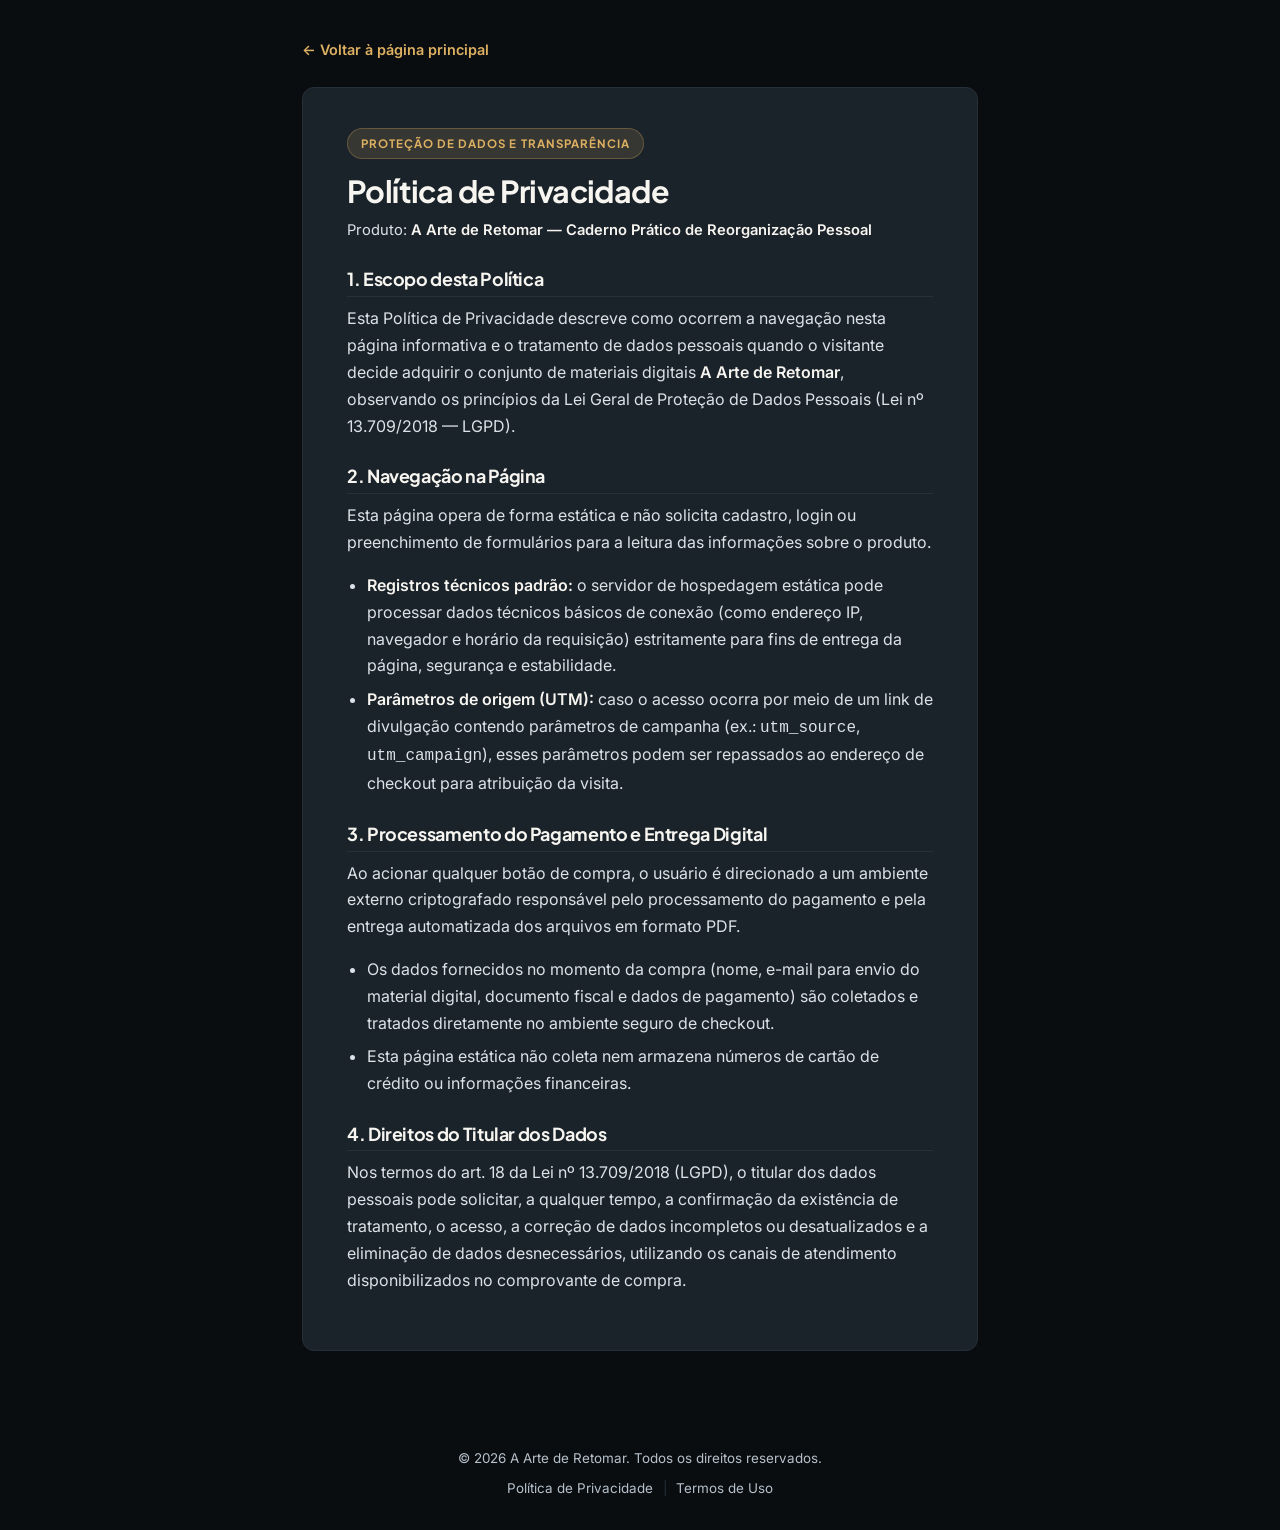
<file: privacidade.html>
<!DOCTYPE html>
<html lang="pt-BR">
<head>
  <meta charset="UTF-8">
  <meta name="viewport" content="width=device-width, initial-scale=1.0">
  <title>Política de Privacidade — A Arte de Retomar</title>
  <meta name="description" content="Política de Privacidade aplicável à página oficial de A Arte de Retomar — Caderno Prático de Reorganização Pessoal.">
  <meta name="robots" content="noindex, follow">
  <meta name="theme-color" content="#0A0D10">
  <link rel="icon" type="image/svg+xml" href="favicon.svg">
  <link rel="preconnect" href="https://fonts.googleapis.com">
  <link rel="preconnect" href="https://fonts.gstatic.com" crossorigin>
  <link href="https://fonts.googleapis.com/css2?family=Inter:wght@400;500;600;700&family=Plus+Jakarta+Sans:wght@600;700;800&display=swap" rel="stylesheet">
  <link rel="stylesheet" href="css/styles.css">
</head>
<body>
  <a href="#conteudo-legal" class="skip-link">Pular para o conteúdo principal</a>

  <main id="conteudo-legal" class="legal-main">
    <div class="container container--narrow">
      <div class="legal-top-nav">
        <a href="index.html" class="back-link">← Voltar à página principal</a>
      </div>

      <article class="legal-card">
        <span class="kicker">Proteção de Dados e Transparência</span>
        <h1>Política de Privacidade</h1>
        <p style="font-size: 0.92rem;">
          Produto: <strong>A Arte de Retomar — Caderno Prático de Reorganização Pessoal</strong>
        </p>

        <h2>1. Escopo desta Política</h2>
        <p>
          Esta Política de Privacidade descreve como ocorrem a navegação nesta página informativa e o tratamento de dados pessoais quando o visitante decide adquirir o conjunto de materiais digitais <strong>A Arte de Retomar</strong>, observando os princípios da Lei Geral de Proteção de Dados Pessoais (Lei nº 13.709/2018 — LGPD).
        </p>

        <h2>2. Navegação na Página</h2>
        <p>
          Esta página opera de forma estática e não solicita cadastro, login ou preenchimento de formulários para a leitura das informações sobre o produto.
        </p>
        <ul>
          <li><strong>Registros técnicos padrão:</strong> o servidor de hospedagem estática pode processar dados técnicos básicos de conexão (como endereço IP, navegador e horário da requisição) estritamente para fins de entrega da página, segurança e estabilidade.</li>
          <li><strong>Parâmetros de origem (UTM):</strong> caso o acesso ocorra por meio de um link de divulgação contendo parâmetros de campanha (ex.: <code>utm_source</code>, <code>utm_campaign</code>), esses parâmetros podem ser repassados ao endereço de checkout para atribuição da visita.</li>
        </ul>

        <h2>3. Processamento do Pagamento e Entrega Digital</h2>
        <p>
          Ao acionar qualquer botão de compra, o usuário é direcionado a um ambiente externo criptografado responsável pelo processamento do pagamento e pela entrega automatizada dos arquivos em formato PDF.
        </p>
        <ul>
          <li>Os dados fornecidos no momento da compra (nome, e-mail para envio do material digital, documento fiscal e dados de pagamento) são coletados e tratados diretamente no ambiente seguro de checkout.</li>
          <li>Esta página estática não coleta nem armazena números de cartão de crédito ou informações financeiras.</li>
        </ul>

        <h2>4. Direitos do Titular dos Dados</h2>
        <p>
          Nos termos do art. 18 da Lei nº 13.709/2018 (LGPD), o titular dos dados pessoais pode solicitar, a qualquer tempo, a confirmação da existência de tratamento, o acesso, a correção de dados incompletos ou desatualizados e a eliminação de dados desnecessários, utilizando os canais de atendimento disponibilizados no comprovante de compra.
        </p>
      </article>
    </div>
  </main>

  <footer class="minimal-footer">
    <div class="container minimal-footer__inner">
      <p class="minimal-footer__copy">&copy; 2026 A Arte de Retomar. Todos os direitos reservados.</p>
      <p class="minimal-footer__links">
        <a href="privacidade.html">Política de Privacidade</a>
        <span class="minimal-footer__sep" aria-hidden="true">|</span>
        <a href="termos.html">Termos de Uso</a>
      </p>
    </div>
  </footer>

  <script src="js/config.js"></script>
  <script src="js/main.js"></script>
</body>
</html>
</file>
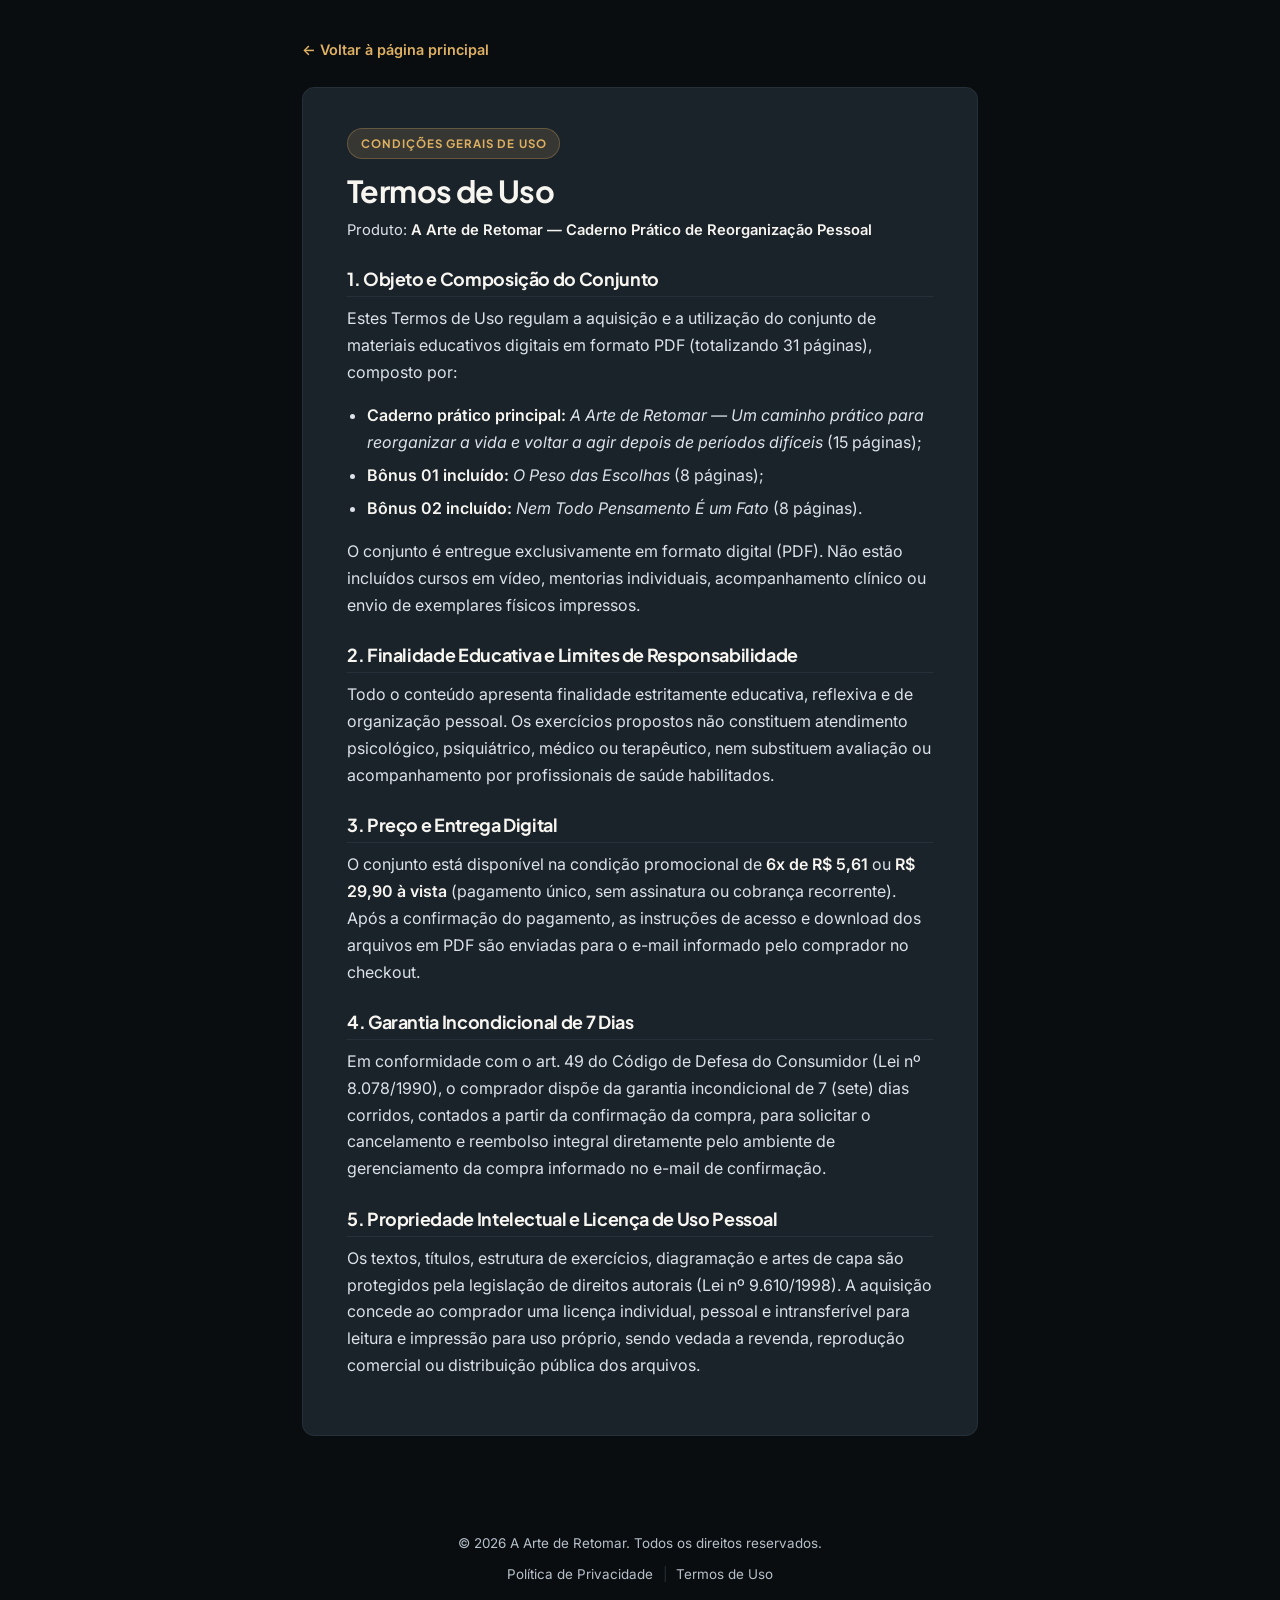
<file: termos.html>
<!DOCTYPE html>
<html lang="pt-BR">
<head>
  <meta charset="UTF-8">
  <meta name="viewport" content="width=device-width, initial-scale=1.0">
  <title>Termos de Uso — A Arte de Retomar</title>
  <meta name="description" content="Termos de Uso e condições comerciais aplicáveis ao conjunto digital A Arte de Retomar — Caderno Prático de Reorganização Pessoal.">
  <meta name="robots" content="noindex, follow">
  <meta name="theme-color" content="#0A0D10">
  <link rel="icon" type="image/svg+xml" href="favicon.svg">
  <link rel="preconnect" href="https://fonts.googleapis.com">
  <link rel="preconnect" href="https://fonts.gstatic.com" crossorigin>
  <link href="https://fonts.googleapis.com/css2?family=Inter:wght@400;500;600;700&family=Plus+Jakarta+Sans:wght@600;700;800&display=swap" rel="stylesheet">
  <link rel="stylesheet" href="css/styles.css">
</head>
<body>
  <a href="#conteudo-termos" class="skip-link">Pular para o conteúdo principal</a>

  <main id="conteudo-termos" class="legal-main">
    <div class="container container--narrow">
      <div class="legal-top-nav">
        <a href="index.html" class="back-link">← Voltar à página principal</a>
      </div>

      <article class="legal-card">
        <span class="kicker">Condições Gerais de Uso</span>
        <h1>Termos de Uso</h1>
        <p style="font-size: 0.92rem;">
          Produto: <strong>A Arte de Retomar — Caderno Prático de Reorganização Pessoal</strong>
        </p>

        <h2>1. Objeto e Composição do Conjunto</h2>
        <p>
          Estes Termos de Uso regulam a aquisição e a utilização do conjunto de materiais educativos digitais em formato PDF (totalizando 31 páginas), composto por:
        </p>
        <ul>
          <li><strong>Caderno prático principal:</strong> <em>A Arte de Retomar — Um caminho prático para reorganizar a vida e voltar a agir depois de períodos difíceis</em> (15 páginas);</li>
          <li><strong>Bônus 01 incluído:</strong> <em>O Peso das Escolhas</em> (8 páginas);</li>
          <li><strong>Bônus 02 incluído:</strong> <em>Nem Todo Pensamento É um Fato</em> (8 páginas).</li>
        </ul>
        <p>
          O conjunto é entregue exclusivamente em formato digital (PDF). Não estão incluídos cursos em vídeo, mentorias individuais, acompanhamento clínico ou envio de exemplares físicos impressos.
        </p>

        <h2>2. Finalidade Educativa e Limites de Responsabilidade</h2>
        <p>
          Todo o conteúdo apresenta finalidade estritamente educativa, reflexiva e de organização pessoal. Os exercícios propostos não constituem atendimento psicológico, psiquiátrico, médico ou terapêutico, nem substituem avaliação ou acompanhamento por profissionais de saúde habilitados.
        </p>

        <h2>3. Preço e Entrega Digital</h2>
        <p>
          O conjunto está disponível na condição promocional de <strong>6x de R$ 5,61</strong> ou <strong>R$ 29,90 à vista</strong> (pagamento único, sem assinatura ou cobrança recorrente). Após a confirmação do pagamento, as instruções de acesso e download dos arquivos em PDF são enviadas para o e-mail informado pelo comprador no checkout.
        </p>

        <h2>4. Garantia Incondicional de 7 Dias</h2>
        <p>
          Em conformidade com o art. 49 do Código de Defesa do Consumidor (Lei nº 8.078/1990), o comprador dispõe da garantia incondicional de 7 (sete) dias corridos, contados a partir da confirmação da compra, para solicitar o cancelamento e reembolso integral diretamente pelo ambiente de gerenciamento da compra informado no e-mail de confirmação.
        </p>

        <h2>5. Propriedade Intelectual e Licença de Uso Pessoal</h2>
        <p>
          Os textos, títulos, estrutura de exercícios, diagramação e artes de capa são protegidos pela legislação de direitos autorais (Lei nº 9.610/1998). A aquisição concede ao comprador uma licença individual, pessoal e intransferível para leitura e impressão para uso próprio, sendo vedada a revenda, reprodução comercial ou distribuição pública dos arquivos.
        </p>
      </article>
    </div>
  </main>

  <footer class="minimal-footer">
    <div class="container minimal-footer__inner">
      <p class="minimal-footer__copy">&copy; 2026 A Arte de Retomar. Todos os direitos reservados.</p>
      <p class="minimal-footer__links">
        <a href="privacidade.html">Política de Privacidade</a>
        <span class="minimal-footer__sep" aria-hidden="true">|</span>
        <a href="termos.html">Termos de Uso</a>
      </p>
    </div>
  </footer>

  <script src="js/config.js"></script>
  <script src="js/main.js"></script>
</body>
</html>
</file>
<file: css/styles.css>
/* ==========================================================================
   A ARTE DE RETOMAR — DESIGN SYSTEM DARK PREMIUM (MOBILE-FIRST OTIMIZADO)
   Leitura Confortável • Animações de Rolagem • Compacto e Alinhado no Celular
   ========================================================================== */

:root {
  /* Paleta Escura Calibrada para Conforto Visual */
  --bg-main: #0A0D10;
  --bg-secondary: #11161B;
  --bg-elevated: #171E25;
  --bg-card-reading: #1A222A;

  /* Tons de Texto Suaves */
  --text-heading: #F7F5F0;
  --text-body: #DCE2E8;
  --text-muted: #B6C0CA;

  /* Cores de Destaque (Paleta Dark Premium + Dourado Ocre + Verde Esmeralda) */
  --accent-gold: #DEB062;
  --accent-gold-hover: #E9BE75;
  --accent-gold-soft: rgba(222, 176, 98, 0.14);
  --accent-green: #48B884;
  --accent-green-soft: rgba(72, 184, 132, 0.14);

  /* Bordas e Sombras */
  --border-subtle: #26303A;
  --border-highlight: rgba(222, 176, 98, 0.42);
  --border-faint: rgba(247, 245, 240, 0.08);

  /* Tipografia */
  --font-sans: "Plus Jakarta Sans", "Inter", -apple-system, BlinkMacSystemFont, "Segoe UI", Roboto, sans-serif;
  --font-reading: "Inter", -apple-system, BlinkMacSystemFont, "Segoe UI", Roboto, sans-serif;

  /* Dimensões */
  --container-max: 1060px;
  --container-narrow: 740px;
  --radius-sm: 8px;
  --radius-md: 12px;
  --radius-lg: 16px;
  --shadow-cover: 0 18px 40px rgba(0, 0, 0, 0.7), 0 4px 12px rgba(0, 0, 0, 0.45);
  --shadow-card: 0 8px 24px rgba(0, 0, 0, 0.28);
  --ease-out-expo: cubic-bezier(0.22, 1, 0.36, 1);
}

/* Reset e Base */
*,
*::before,
*::after {
  box-sizing: border-box;
}

html {
  font-size: 100%;
  scroll-behavior: smooth;
  -webkit-text-size-adjust: 100%;
  background-color: var(--bg-main);
  color: var(--text-body);
}

body {
  margin: 0;
  font-family: var(--font-reading);
  font-size: 1rem;
  line-height: 1.68;
  color: var(--text-body);
  background-color: var(--bg-main);
  overflow-x: clip;
  -webkit-font-smoothing: antialiased;
  -moz-osx-font-smoothing: grayscale;
}

img,
svg {
  max-width: 100%;
  height: auto;
  display: block;
}

/* Acessibilidade */
.skip-link {
  position: absolute;
  top: -100px;
  left: 1rem;
  z-index: 9999;
  background-color: var(--accent-gold);
  color: #0A0D10;
  padding: 0.75rem 1.25rem;
  font-weight: 700;
  text-decoration: none;
  border-radius: var(--radius-sm);
}

.skip-link:focus {
  top: 1rem;
}

:focus-visible {
  outline: 2px solid var(--accent-gold);
  outline-offset: 3px;
}

/* Tipografia Base */
h1,
h2,
h3,
h4 {
  font-family: var(--font-sans);
  color: var(--text-heading);
  margin-top: 0;
  font-weight: 700;
  letter-spacing: -0.02em;
  line-height: 1.24;
}

p {
  margin-top: 0;
  margin-bottom: 1rem;
  color: var(--text-body);
}

strong {
  color: var(--text-heading);
  font-weight: 600;
}

/* Containers */
.container {
  width: 100%;
  max-width: var(--container-max);
  margin-left: auto;
  margin-right: auto;
  padding-left: 1.1rem;
  padding-right: 1.1rem;
}

.container--narrow {
  max-width: var(--container-narrow);
}

@media (min-width: 768px) {
  .container {
    padding-left: 2rem;
    padding-right: 2rem;
  }
}

/* ==========================================================================
   ANIMAÇÕES AO ROLAR A PÁGINA (SCROLL REVEAL)
   ========================================================================== */
.reveal {
  opacity: 0;
  transform: translateY(22px);
  transition: opacity 0.62s var(--ease-out-expo), transform 0.62s var(--ease-out-expo);
  will-change: opacity, transform;
}

.reveal--scale {
  transform: translateY(16px) scale(0.97);
}

.reveal.is-visible {
  opacity: 1;
  transform: translateY(0) scale(1);
}

.reveal-delay-1 {
  transition-delay: 80ms;
}

.reveal-delay-2 {
  transition-delay: 160ms;
}

@keyframes floatSubtle {
  0%, 100% {
    transform: translateY(0);
  }
  50% {
    transform: translateY(-6px);
  }
}

@keyframes ctaShimmer {
  0% {
    transform: translateX(-120%) skewX(-18deg);
  }
  35%, 100% {
    transform: translateX(220%) skewX(-18deg);
  }
}

@media (prefers-reduced-motion: reduce) {
  html {
    scroll-behavior: auto;
  }
  .reveal,
  .reveal--scale {
    opacity: 1 !important;
    transform: none !important;
    transition: none !important;
  }
  *,
  *::before,
  *::after {
    animation-duration: 0.01ms !important;
    animation-iteration-count: 1 !important;
    transition-duration: 0.01ms !important;
  }
}

/* ==========================================================================
   ESTRUTURA DE SEÇÕES E BOTÕES CTA (SEM QUEBRA DE LINHA NO MOBILE)
   ========================================================================== */
.section {
  padding: 2.75rem 0;
  border-bottom: 1px solid var(--border-faint);
  position: relative;
}

@media (min-width: 768px) {
  .section {
    padding: 4.5rem 0;
  }
}

.section--secondary {
  background-color: var(--bg-secondary);
}

.section--main {
  background-color: var(--bg-main);
}

.section-header {
  max-width: 640px;
  margin-left: auto;
  margin-right: auto;
  margin-bottom: 2rem;
  text-align: center;
}

@media (min-width: 768px) {
  .section-header {
    margin-bottom: 2.75rem;
  }
}

.kicker {
  display: inline-block;
  font-family: var(--font-sans);
  font-size: 0.72rem;
  font-weight: 700;
  letter-spacing: 0.09em;
  text-transform: uppercase;
  color: var(--accent-gold);
  background-color: var(--accent-gold-soft);
  border: 1px solid rgba(222, 176, 98, 0.28);
  padding: 0.3rem 0.8rem;
  border-radius: 999px;
  margin-bottom: 0.85rem;
  text-align: center;
}

.section-title {
  font-size: clamp(1.38rem, 4.8vw, 2.2rem);
  line-height: 1.24;
  margin-bottom: 0.85rem;
  color: var(--text-heading);
}

.title-highlight {
  color: var(--accent-gold);
}

.section-lead {
  font-size: clamp(0.95rem, 3.5vw, 1.1rem);
  line-height: 1.66;
  color: var(--text-body);
  max-width: 58ch;
  margin-left: auto;
  margin-right: auto;
  margin-bottom: 0;
}

/* Botões CTA — Sempre em 1 linha única, centralizados e proporcionais */
.cta-wrap {
  display: flex;
  flex-direction: column;
  align-items: center;
  gap: 0.75rem;
  width: 100%;
}

.cta-wrap--center {
  align-items: center;
}

.btn-cta {
  position: relative;
  overflow: hidden;
  display: inline-flex;
  align-items: center;
  justify-content: center;
  gap: 0.5rem;
  width: 100%;
  max-width: 370px;
  white-space: nowrap;
  background: linear-gradient(180deg, #E6BA6C 0%, #D4A14E 100%);
  color: #0A0D10;
  font-family: var(--font-sans);
  font-size: clamp(0.83rem, 3.6vw, 0.98rem);
  font-weight: 800;
  letter-spacing: 0.025em;
  text-transform: uppercase;
  text-decoration: none;
  text-align: center;
  padding: 0.95rem 1.15rem;
  min-height: 3.35rem;
  border-radius: var(--radius-sm);
  border: none;
  box-shadow: 0 8px 22px rgba(222, 176, 98, 0.25);
  transition: transform 0.22s ease, box-shadow 0.22s ease, filter 0.22s ease;
  cursor: pointer;
}

@media (min-width: 640px) {
  .btn-cta {
    max-width: 400px;
    padding: 1.05rem 1.75rem;
    min-height: 3.55rem;
  }
}

.btn-cta::after {
  content: "";
  position: absolute;
  top: 0;
  left: 0;
  width: 45%;
  height: 100%;
  background: linear-gradient(
    90deg,
    transparent,
    rgba(255, 255, 255, 0.35),
    transparent
  );
  animation: ctaShimmer 4.5s infinite;
  pointer-events: none;
}

.btn-cta:hover {
  transform: translateY(-2px);
  box-shadow: 0 12px 28px rgba(222, 176, 98, 0.36);
  filter: brightness(1.04);
}

.btn-cta:active {
  transform: translateY(0);
}

.btn-cta__arrow {
  width: 17px;
  height: 17px;
  flex-shrink: 0;
  transition: transform 0.22s ease;
}

.btn-cta:hover .btn-cta__arrow {
  transform: translateX(3px);
}

.cta-subtext {
  font-size: 0.82rem;
  color: var(--text-muted);
  margin: 0;
  text-align: center;
  line-height: 1.4;
}

/* Moldura para Capas Reais */
.cover-art {
  border-radius: 6px;
  overflow: hidden;
  box-shadow: var(--shadow-cover);
  border: 1px solid rgba(255, 255, 255, 0.14);
  background-color: var(--bg-elevated);
}

.cover-art img {
  width: 100%;
  height: auto;
  display: block;
}

/* ==========================================================================
   SEÇÃO 01 — HERO (PRIMEIRA DOBRA ALINHADA NO MOBILE E DESKTOP)
   ========================================================================== */
.hero {
  padding: 2rem 0 2.85rem;
  background:
    radial-gradient(circle at 80% 18%, rgba(222, 176, 98, 0.08) 0%, transparent 45%),
    radial-gradient(circle at 20% 82%, rgba(26, 52, 62, 0.3) 0%, transparent 55%),
    var(--bg-main);
  border-bottom: 1px solid var(--border-subtle);
}

.hero__grid {
  display: grid;
  grid-template-columns: 1fr;
  gap: 2rem;
  align-items: center;
}

.hero__content {
  display: flex;
  flex-direction: column;
  align-items: center;
  text-align: center;
}

.hero__title {
  font-size: clamp(1.58rem, 6vw, 2.65rem);
  line-height: 1.2;
  margin-bottom: 1.05rem;
  color: var(--text-heading);
  max-width: 24ch;
}

.hero__title-accent {
  color: var(--accent-gold);
}

.hero__subtitle {
  font-size: clamp(0.96rem, 3.6vw, 1.12rem);
  color: var(--text-body);
  line-height: 1.68;
  margin-bottom: 1.45rem;
  max-width: 54ch;
}

.hero__bullets {
  list-style: none;
  padding: 0;
  margin: 0 auto 1.75rem;
  display: grid;
  gap: 0.85rem;
  text-align: left;
  width: 100%;
  max-width: 490px;
}

.hero__bullet {
  display: flex;
  align-items: flex-start;
  gap: 0.7rem;
  font-size: 0.94rem;
  line-height: 1.55;
  color: var(--text-heading);
  background-color: rgba(26, 34, 42, 0.55);
  border: 1px solid var(--border-subtle);
  border-radius: var(--radius-sm);
  padding: 0.75rem 0.9rem;
}

.hero__bullet-mark {
  width: 21px;
  height: 21px;
  border-radius: 50%;
  background-color: var(--accent-gold-soft);
  border: 1px solid rgba(222, 176, 98, 0.4);
  color: var(--accent-gold);
  font-size: 0.74rem;
  font-weight: 800;
  display: inline-flex;
  align-items: center;
  justify-content: center;
  flex-shrink: 0;
  margin-top: 0.1rem;
}

.hero__visual {
  display: flex;
  flex-direction: column;
  align-items: center;
}

.hero__cover-wrap {
  width: 100%;
  max-width: 195px;
  animation: floatSubtle 6s ease-in-out infinite;
}

.hero__visual-caption {
  margin-top: 0.75rem;
  margin-bottom: 0;
  font-size: 0.82rem;
  color: var(--text-muted);
  text-align: center;
}

@media (min-width: 900px) {
  .hero {
    padding: 3.75rem 0 4.75rem;
  }
  .hero__grid {
    grid-template-columns: 1.18fr 0.82fr;
    gap: 3.5rem;
  }
  .hero__content {
    align-items: flex-start;
    text-align: left;
  }
  .hero__title {
    max-width: none;
    margin-bottom: 1.25rem;
  }
  .hero__subtitle {
    margin-bottom: 1.65rem;
  }
  .hero__bullets {
    margin: 0 0 2rem;
    max-width: 540px;
  }
  .cta-wrap--hero {
    align-items: flex-start;
  }
  .hero__cover-wrap {
    max-width: 295px;
  }
}

/* ==========================================================================
   SEÇÃO 02 — IDENTIFICAÇÃO
   ========================================================================== */
.situations-grid {
  display: grid;
  grid-template-columns: 1fr;
  gap: 0.95rem;
}

@media (min-width: 640px) {
  .situations-grid {
    grid-template-columns: repeat(2, 1fr);
    gap: 1.25rem;
  }
}

.situation-item {
  background-color: var(--bg-card-reading);
  border: 1px solid var(--border-subtle);
  border-radius: var(--radius-md);
  padding: 1.25rem 1.15rem;
  box-shadow: var(--shadow-card);
  text-align: left;
}

@media (min-width: 640px) {
  .situation-item {
    padding: 1.5rem;
  }
}

.situation-item__num {
  display: inline-block;
  font-family: var(--font-sans);
  font-size: 0.72rem;
  font-weight: 700;
  letter-spacing: 0.08em;
  color: var(--accent-gold);
  background-color: var(--accent-gold-soft);
  padding: 0.2rem 0.55rem;
  border-radius: 4px;
  text-transform: uppercase;
  margin-bottom: 0.6rem;
}

.situation-item__title {
  font-size: 1.06rem;
  margin-bottom: 0.45rem;
  color: var(--text-heading);
}

.situation-item__text {
  font-size: 0.94rem;
  line-height: 1.62;
  color: var(--text-body);
  margin: 0;
}

/* ==========================================================================
   SEÇÃO 03 — O QUE VOCÊ VAI COLOCAR EM PRÁTICA
   ========================================================================== */
.practice-grid {
  display: grid;
  grid-template-columns: 1fr;
  gap: 0.95rem;
}

@media (min-width: 640px) {
  .practice-grid {
    grid-template-columns: repeat(2, 1fr);
    gap: 1.15rem;
  }
}

@media (min-width: 960px) {
  .practice-grid {
    grid-template-columns: repeat(3, 1fr);
  }
}

.practice-card {
  background-color: var(--bg-card-reading);
  border: 1px solid var(--border-subtle);
  border-top: 3px solid var(--accent-gold);
  border-radius: var(--radius-md);
  padding: 1.25rem 1.15rem;
  box-shadow: var(--shadow-card);
  text-align: left;
}

@media (min-width: 640px) {
  .practice-card {
    padding: 1.45rem;
  }
}

.practice-card__title {
  font-size: 1.04rem;
  margin-bottom: 0.45rem;
  color: var(--text-heading);
}

.practice-card__desc {
  font-size: 0.94rem;
  line-height: 1.62;
  color: var(--text-body);
  margin: 0;
}

/* ==========================================================================
   SEÇÃO 04 — COMO FUNCIONA (3 PASSOS COMPACTOS E ALINHADOS)
   ========================================================================== */
.steps-row {
  display: grid;
  grid-template-columns: 1fr;
  gap: 0.95rem;
}

@media (min-width: 768px) {
  .steps-row {
    grid-template-columns: repeat(3, 1fr);
    gap: 1.35rem;
  }
}

.step-box {
  background-color: var(--bg-card-reading);
  border: 1px solid var(--border-subtle);
  border-radius: var(--radius-md);
  padding: 1.25rem 1.15rem;
  box-shadow: var(--shadow-card);
  text-align: left;
}

@media (min-width: 768px) {
  .step-box {
    padding: 1.5rem;
  }
}

.step-box__header {
  display: flex;
  align-items: center;
  gap: 0.7rem;
  margin-bottom: 0.55rem;
}

.step-box__badge {
  display: inline-flex;
  align-items: center;
  justify-content: center;
  width: 30px;
  height: 30px;
  border-radius: 50%;
  background-color: var(--accent-gold-soft);
  border: 1px solid var(--accent-gold);
  color: var(--accent-gold);
  font-family: var(--font-sans);
  font-size: 0.85rem;
  font-weight: 800;
  flex-shrink: 0;
}

.step-box__title {
  font-size: 1.05rem;
  margin: 0;
}

.step-box__desc {
  font-size: 0.94rem;
  line-height: 1.62;
  color: var(--text-body);
  margin: 0;
}

/* ==========================================================================
   SEÇÃO 05 — A ARTE DE RETOMAR + 2 BÔNUS (COMPACTA, SEM ESPAÇO DESNECESSÁRIO)
   ========================================================================== */
.materials-grid {
  display: grid;
  grid-template-columns: 1fr;
  gap: 0.95rem;
  max-width: 600px;
  margin: 0 auto;
}

@media (min-width: 960px) {
  .materials-grid {
    grid-template-columns: repeat(3, 1fr);
    gap: 1.25rem;
    max-width: 100%;
    align-items: stretch;
  }
}

.material-card {
  background-color: var(--bg-card-reading);
  border: 1px solid var(--border-subtle);
  border-radius: var(--radius-md);
  padding: 1rem;
  display: flex;
  flex-direction: row;
  align-items: center;
  gap: 1rem;
  text-align: left;
  box-shadow: var(--shadow-card);
}

.material-card--primary {
  border: 1.5px solid var(--accent-gold);
  background: linear-gradient(180deg, #1E2730 0%, var(--bg-card-reading) 100%);
}

.material-card__cover {
  width: 72px;
  flex-shrink: 0;
}

@media (min-width: 480px) {
  .material-card {
    padding: 1.15rem 1.25rem;
    gap: 1.15rem;
  }
  .material-card__cover {
    width: 82px;
  }
}

.material-card__body {
  flex: 1;
  min-width: 0;
}

.material-card__tag {
  display: inline-block;
  font-family: var(--font-sans);
  font-size: 0.68rem;
  font-weight: 800;
  letter-spacing: 0.06em;
  text-transform: uppercase;
  color: #0A0D10;
  background-color: var(--accent-gold);
  padding: 0.2rem 0.6rem;
  border-radius: 999px;
  margin-bottom: 0.45rem;
}

.material-card__tag--bonus {
  background-color: var(--accent-green-soft);
  color: var(--accent-green);
  border: 1px solid rgba(72, 184, 132, 0.4);
}

.material-card__title {
  font-size: 1.04rem;
  line-height: 1.25;
  margin-bottom: 0.35rem;
  color: var(--text-heading);
}

.material-card__desc {
  font-size: 0.89rem;
  line-height: 1.55;
  color: var(--text-body);
  margin: 0;
}

/* ==========================================================================
   SEÇÃO 06 — OFERTA, ANCORAGEM DE PREÇO E LISTA DE BENEFÍCIOS
   ========================================================================== */
.offer-panel {
  max-width: 740px;
  margin: 0 auto;
  background: linear-gradient(180deg, #1B232C 0%, #141A21 100%);
  border: 2px solid var(--accent-gold);
  border-radius: var(--radius-lg);
  padding: 1.75rem 1.1rem;
  box-shadow: 0 20px 50px rgba(0, 0, 0, 0.6);
}

@media (min-width: 640px) {
  .offer-panel {
    padding: 3rem 2.75rem;
  }
}

.offer-panel__header {
  text-align: center;
  margin-bottom: 1.65rem;
}

/* Bloco de Preço Ancorado */
.price-showcase {
  max-width: 440px;
  margin: 0 auto 1.65rem;
  padding: 1.2rem 0.85rem;
  background-color: rgba(10, 13, 16, 0.55);
  border: 1px solid rgba(222, 176, 98, 0.28);
  border-radius: var(--radius-md);
  display: flex;
  flex-direction: column;
  align-items: center;
  text-align: center;
  gap: 0.9rem;
}

@media (min-width: 640px) {
  .price-showcase {
    padding: 1.75rem 1.5rem;
    gap: 1.15rem;
    margin-bottom: 2rem;
  }
}

.price-showcase__banner {
  display: inline-block;
  width: 100%;
  white-space: nowrap;
  background: linear-gradient(90deg, rgba(222, 176, 98, 0.14) 0%, rgba(222, 176, 98, 0.26) 50%, rgba(222, 176, 98, 0.14) 100%);
  border: 1px solid rgba(222, 176, 98, 0.55);
  color: var(--text-heading);
  font-family: var(--font-sans);
  font-size: clamp(0.75rem, 3.3vw, 0.95rem);
  font-weight: 800;
  text-transform: uppercase;
  letter-spacing: 0.06em;
  padding: 0.65rem 0.75rem;
  border-radius: 6px;
  margin: 0;
}

.price-showcase__banner s {
  color: var(--accent-gold);
  text-decoration: line-through;
  text-decoration-thickness: 2px;
  margin: 0 0.2rem;
}

.price-showcase__installments {
  display: block;
  white-space: nowrap;
  font-family: var(--font-sans);
  font-size: clamp(2.25rem, 9.5vw, 3.6rem);
  font-weight: 800;
  color: var(--accent-gold);
  line-height: 1.08;
  letter-spacing: -0.02em;
  text-shadow: 0 4px 24px rgba(222, 176, 98, 0.2);
  margin: 0;
}

.price-showcase__cash {
  display: block;
  font-family: var(--font-sans);
  font-size: clamp(1.05rem, 4vw, 1.32rem);
  font-weight: 500;
  color: var(--text-body);
  line-height: 1.35;
  margin: 0;
}

.price-showcase__cash strong {
  color: var(--text-heading);
  font-weight: 700;
}

.offer-panel__cta {
  margin-bottom: 2rem;
}

/* Lista em Ordem do que a Pessoa Receberá (Abaixo do Botão) */
.receive-section {
  margin-top: 0;
  padding-top: 1.85rem;
  border-top: 1px solid var(--border-subtle);
  margin-bottom: 0;
  text-align: left;
}

.receive-section__heading {
  font-size: clamp(1.02rem, 3.8vw, 1.16rem);
  text-align: center;
  margin-bottom: 1.25rem;
  color: var(--text-heading);
}

.receive-list {
  list-style: none;
  padding: 0;
  margin: 0;
  display: grid;
  gap: 0.9rem;
}

.receive-list__item {
  background-color: var(--bg-card-reading);
  border: 1px solid var(--border-subtle);
  border-left: 3px solid var(--accent-gold);
  border-radius: var(--radius-sm);
  padding: 1.05rem 1rem;
  display: flex;
  align-items: flex-start;
  gap: 0.85rem;
}

@media (min-width: 640px) {
  .receive-list__item {
    padding: 1.25rem 1.35rem;
    gap: 1.05rem;
  }
}

.receive-list__number {
  width: 26px;
  height: 26px;
  border-radius: 50%;
  background-color: var(--accent-gold);
  color: #0A0D10;
  font-family: var(--font-sans);
  font-size: 0.82rem;
  font-weight: 800;
  display: inline-flex;
  align-items: center;
  justify-content: center;
  flex-shrink: 0;
  margin-top: 0.1rem;
}

.receive-list__content {
  flex: 1;
  min-width: 0;
}

.receive-list__title {
  display: block;
  font-family: var(--font-sans);
  font-size: 0.98rem;
  font-weight: 700;
  color: var(--text-heading);
  margin-bottom: 0.3rem;
  line-height: 1.35;
}

.receive-list__benefit {
  display: block;
  font-size: 0.91rem;
  line-height: 1.6;
  color: var(--text-body);
}

/* ==========================================================================
   GARANTIA EXPLÍCITA DE 7 DIAS
   ========================================================================== */
.guarantee-banner {
  max-width: 740px;
  margin: 1.5rem auto 0;
  background-color: var(--bg-card-reading);
  border: 1px solid rgba(72, 184, 132, 0.4);
  border-radius: var(--radius-md);
  padding: 1.35rem 1.15rem;
  display: flex;
  flex-direction: column;
  align-items: center;
  text-align: center;
  gap: 0.85rem;
  box-shadow: var(--shadow-card);
}

@media (min-width: 640px) {
  .guarantee-banner {
    flex-direction: row;
    text-align: left;
    padding: 1.65rem 1.85rem;
    gap: 1.35rem;
  }
}

.guarantee-banner__badge {
  width: 60px;
  height: 60px;
  border-radius: 50%;
  background-color: var(--accent-green-soft);
  border: 2px solid var(--accent-green);
  color: var(--accent-green);
  display: flex;
  flex-direction: column;
  align-items: center;
  justify-content: center;
  flex-shrink: 0;
  font-family: var(--font-sans);
  font-weight: 800;
  line-height: 1;
}

.guarantee-banner__days {
  font-size: 1.25rem;
}

.guarantee-banner__label {
  font-size: 0.58rem;
  letter-spacing: 0.08em;
  text-transform: uppercase;
  margin-top: 2px;
}

.guarantee-banner__title {
  font-size: 1.06rem;
  color: var(--text-heading);
  margin-bottom: 0.35rem;
}

.guarantee-banner__text {
  font-size: 0.92rem;
  line-height: 1.6;
  color: var(--text-body);
  margin: 0;
}

/* ==========================================================================
   SEÇÃO 07 — DÚVIDAS FREQUENTES (FAQ)
   ========================================================================== */
.faq-list {
  display: grid;
  gap: 0.75rem;
}

.faq-item {
  background-color: var(--bg-card-reading);
  border: 1px solid var(--border-subtle);
  border-radius: var(--radius-sm);
  transition: border-color 0.2s ease;
  text-align: left;
}

.faq-item[open] {
  border-color: var(--border-highlight);
}

.faq-item__summary {
  list-style: none;
  cursor: pointer;
  padding: 1rem 1.15rem;
  font-family: var(--font-sans);
  font-size: 0.96rem;
  font-weight: 600;
  color: var(--text-heading);
  display: flex;
  align-items: center;
  justify-content: space-between;
  gap: 0.85rem;
  line-height: 1.4;
}

.faq-item__summary::-webkit-details-marker {
  display: none;
}

.faq-item__icon {
  color: var(--accent-gold);
  font-size: 1.2rem;
  font-weight: 700;
  line-height: 1;
  flex-shrink: 0;
  transition: transform 0.22s ease;
}

.faq-item[open] .faq-item__icon {
  transform: rotate(45deg);
}

.faq-item__body {
  padding: 0 1.15rem 1.1rem;
  font-size: 0.92rem;
  line-height: 1.65;
  color: var(--text-body);
  border-top: 1px solid var(--border-faint);
  padding-top: 0.85rem;
}

.faq-item__body p:last-child {
  margin-bottom: 0;
}

/* ==========================================================================
   SEÇÃO 08 — FECHAMENTO
   ========================================================================== */
.closing-section {
  padding: 3rem 0;
  background-color: var(--bg-secondary);
  border-bottom: 1px solid var(--border-subtle);
  text-align: center;
}

@media (min-width: 768px) {
  .closing-section {
    padding: 4.25rem 0;
  }
}

.closing-section__inner {
  max-width: 600px;
  margin: 0 auto;
}

.closing-section__lead {
  margin-left: auto;
  margin-right: auto;
  margin-bottom: 1.75rem;
}

.closing-section__lead s {
  color: var(--text-muted);
  text-decoration-color: var(--accent-gold);
  text-decoration-thickness: 1.5px;
}

/* ==========================================================================
   RODAPÉ MINIMALISTA
   ========================================================================== */
.minimal-footer {
  background-color: var(--bg-main);
  padding: 2rem 0;
  text-align: center;
  font-size: 0.84rem;
  color: var(--text-muted);
}

.minimal-footer__inner {
  display: flex;
  flex-direction: column;
  align-items: center;
  gap: 0.5rem;
}

.minimal-footer__copy {
  margin: 0;
  color: var(--text-muted);
}

.minimal-footer__links {
  margin: 0;
  display: flex;
  align-items: center;
  justify-content: center;
  gap: 0.6rem;
}

.minimal-footer__links a {
  color: var(--text-muted);
  text-decoration: none;
  transition: color 0.2s ease;
}

.minimal-footer__links a:hover {
  color: var(--text-heading);
  text-decoration: underline;
}

.minimal-footer__sep {
  color: var(--border-subtle);
}

/* ==========================================================================
   PÁGINAS LEGAIS DARK (PRIVACIDADE, TERMOS, 404)
   ========================================================================== */
.legal-main {
  padding: 2.25rem 0 4rem;
  background-color: var(--bg-main);
}

.legal-top-nav {
  margin-bottom: 1.5rem;
}

.legal-card {
  background-color: var(--bg-card-reading);
  border: 1px solid var(--border-subtle);
  border-radius: var(--radius-md);
  padding: 1.5rem 1.25rem;
}

@media (min-width: 640px) {
  .legal-card {
    padding: 2.5rem 2.75rem;
  }
}

.legal-card h1 {
  font-size: clamp(1.4rem, 3vw, 1.9rem);
  margin-bottom: 0.5rem;
}

.legal-card h2 {
  font-size: 1.12rem;
  margin-top: 1.6rem;
  margin-bottom: 0.5rem;
  padding-bottom: 0.35rem;
  border-bottom: 1px solid var(--border-subtle);
}

.legal-card ul {
  padding-left: 1.25rem;
  margin-bottom: 1rem;
  color: var(--text-body);
}

.legal-card li {
  margin-bottom: 0.4rem;
}

.back-link {
  display: inline-flex;
  align-items: center;
  gap: 0.4rem;
  color: var(--accent-gold);
  text-decoration: none;
  font-size: 0.9rem;
  font-weight: 600;
}
</file>
